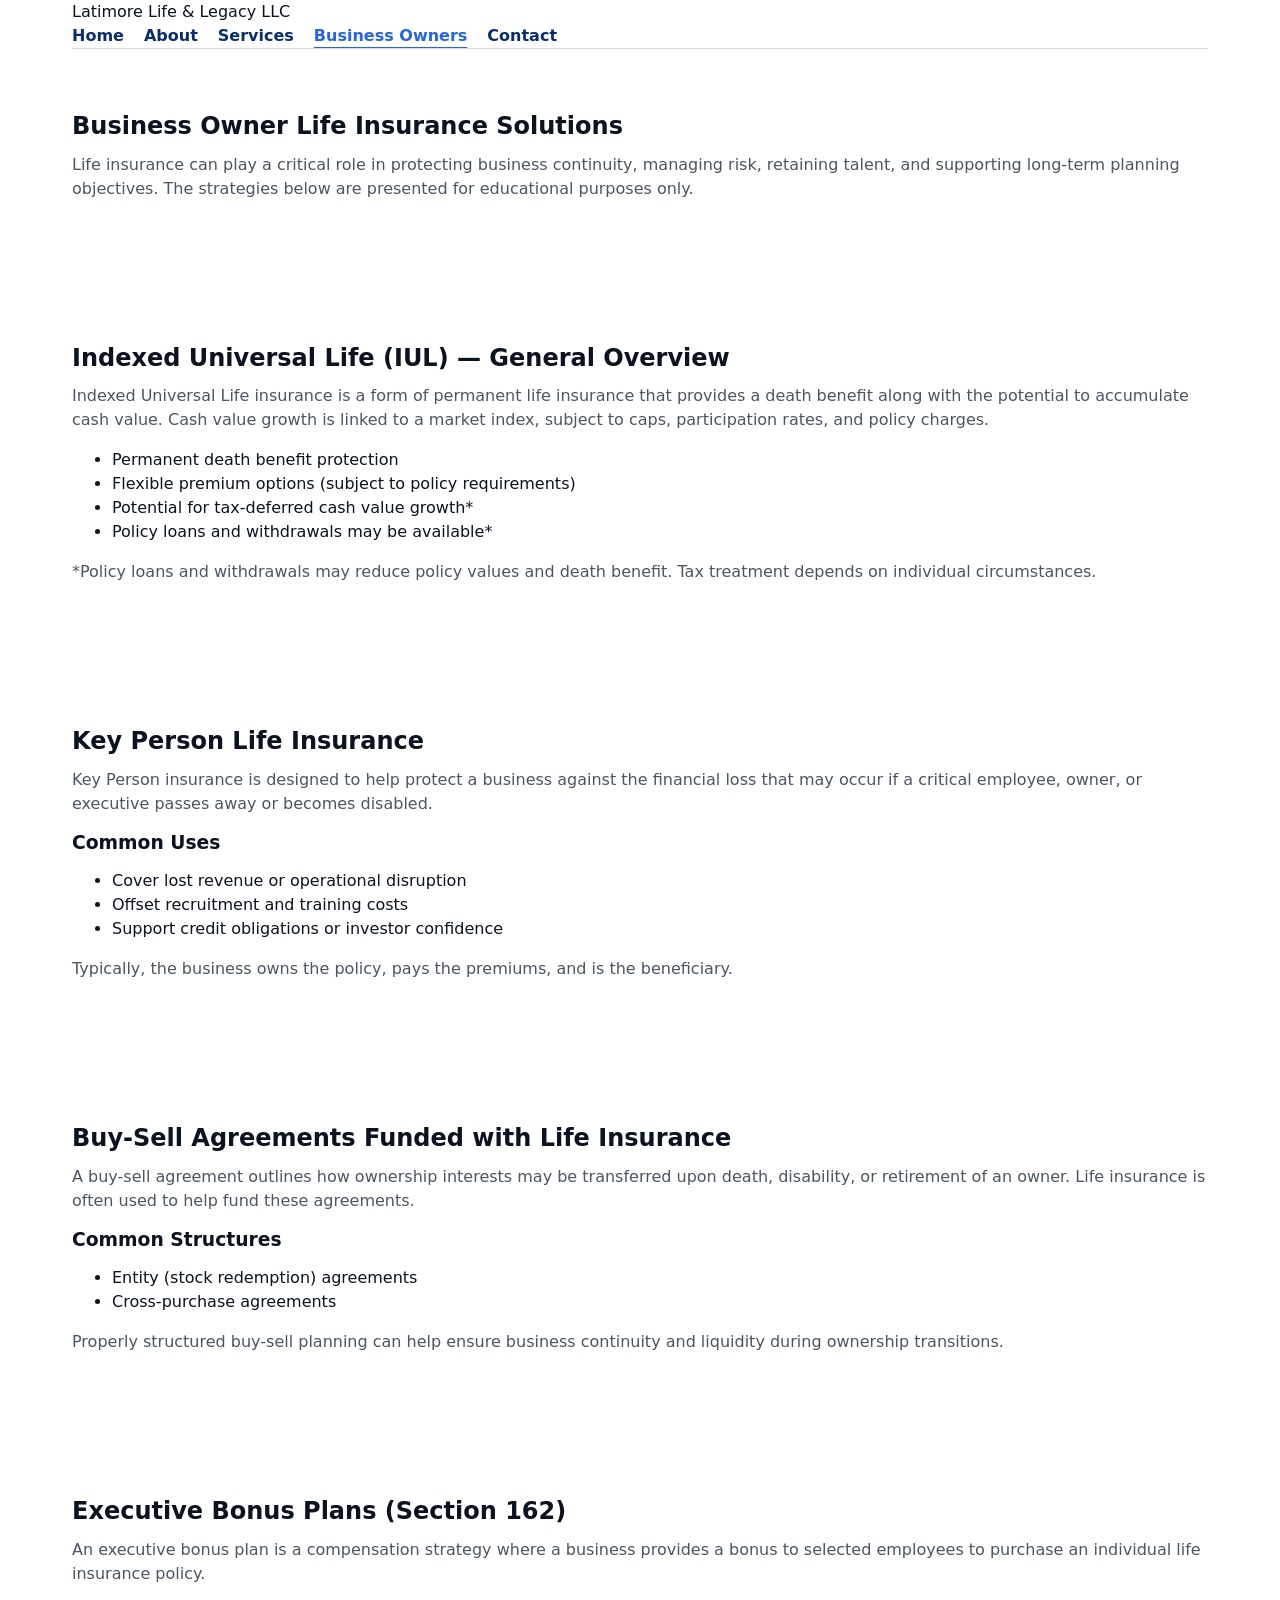
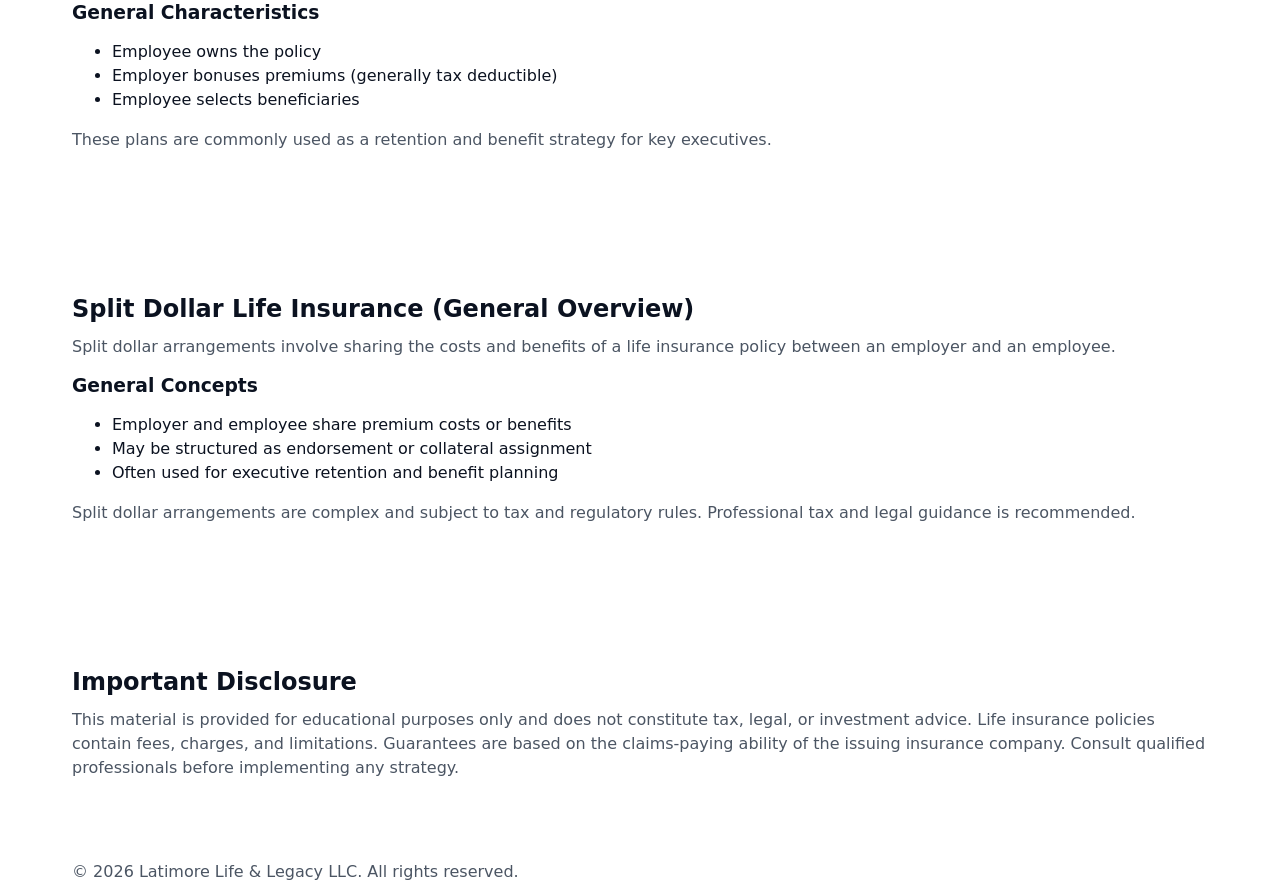
<file: business-owner-solutions.html>
<!DOCTYPE html>
<html lang="en">
<head>
  <meta charset="UTF-8" />
  <meta name="viewport" content="width=device-width, initial-scale=1" />

  <title>Business Owner Insurance Solutions | Latimore Life & Legacy</title>
  <meta
    name="description"
    content="Educational overview of business owner life insurance strategies including Key Person Insurance, Buy-Sell Agreements, Executive Bonus Plans, Split Dollar arrangements, and Indexed Universal Life (IUL)."
  />

  <link rel="stylesheet" href="./styles.css" />

  <!-- Analytics (already in your site; not modified) -->
  
</head>

<body>

<!-- ================= HEADER ================= -->
<header class="site-header">
  <div class="container header-inner">
    <a href="./index.html" class="logo-main">Latimore Life &amp; Legacy LLC</a>

    <nav class="nav" aria-label="Main navigation">
      <ul class="nav-list">
        <li><a href="./index.html">Home</a></li>
        <li><a href="./about.html">About</a></li>
        <li><a href="./services.html">Services</a></li>
        <li><a href="./business-owner-solutions.html" class="active">Business Owners</a></li>
        <li><a href="./contact.html">Contact</a></li>
      </ul>
    </nav>
  </div>
</header>

<!-- ================= MAIN ================= -->
<main>

<section class="section">
  <div class="container">
    <h1>Business Owner Life Insurance Solutions</h1>
    <p>
      Life insurance can play a critical role in protecting business continuity,
      managing risk, retaining talent, and supporting long-term planning objectives.
      The strategies below are presented for educational purposes only.
    </p>
  </div>
</section>

<!-- ================= IUL OVERVIEW ================= -->
<section class="section light">
  <div class="container">
    <h2>Indexed Universal Life (IUL) — General Overview</h2>
    <p>
      Indexed Universal Life insurance is a form of permanent life insurance that
      provides a death benefit along with the potential to accumulate cash value.
      Cash value growth is linked to a market index, subject to caps, participation
      rates, and policy charges.
    </p>

    <ul>
      <li>Permanent death benefit protection</li>
      <li>Flexible premium options (subject to policy requirements)</li>
      <li>Potential for tax-deferred cash value growth*</li>
      <li>Policy loans and withdrawals may be available*</li>
    </ul>

    <p class="disclaimer">
      *Policy loans and withdrawals may reduce policy values and death benefit.
      Tax treatment depends on individual circumstances.
    </p>
  </div>
</section>

<!-- ================= KEY PERSON ================= -->
<section class="section">
  <div class="container">
    <h2>Key Person Life Insurance</h2>
    <p>
      Key Person insurance is designed to help protect a business against the
      financial loss that may occur if a critical employee, owner, or executive
      passes away or becomes disabled.
    </p>

    <h3>Common Uses</h3>
    <ul>
      <li>Cover lost revenue or operational disruption</li>
      <li>Offset recruitment and training costs</li>
      <li>Support credit obligations or investor confidence</li>
    </ul>

    <p>
      Typically, the business owns the policy, pays the premiums, and is the
      beneficiary.
    </p>
  </div>
</section>

<!-- ================= BUY-SELL ================= -->
<section class="section light">
  <div class="container">
    <h2>Buy-Sell Agreements Funded with Life Insurance</h2>
    <p>
      A buy-sell agreement outlines how ownership interests may be transferred
      upon death, disability, or retirement of an owner. Life insurance is often
      used to help fund these agreements.
    </p>

    <h3>Common Structures</h3>
    <ul>
      <li>Entity (stock redemption) agreements</li>
      <li>Cross-purchase agreements</li>
    </ul>

    <p>
      Properly structured buy-sell planning can help ensure business continuity
      and liquidity during ownership transitions.
    </p>
  </div>
</section>

<!-- ================= EXEC BONUS ================= -->
<section class="section">
  <div class="container">
    <h2>Executive Bonus Plans (Section 162)</h2>
    <p>
      An executive bonus plan is a compensation strategy where a business provides
      a bonus to selected employees to purchase an individual life insurance policy.
    </p>

    <h3>General Characteristics</h3>
    <ul>
      <li>Employee owns the policy</li>
      <li>Employer bonuses premiums (generally tax deductible)</li>
      <li>Employee selects beneficiaries</li>
    </ul>

    <p>
      These plans are commonly used as a retention and benefit strategy for key
      executives.
    </p>
  </div>
</section>

<!-- ================= SPLIT DOLLAR ================= -->
<section class="section light">
  <div class="container">
    <h2>Split Dollar Life Insurance (General Overview)</h2>
    <p>
      Split dollar arrangements involve sharing the costs and benefits of a life
      insurance policy between an employer and an employee.
    </p>

    <h3>General Concepts</h3>
    <ul>
      <li>Employer and employee share premium costs or benefits</li>
      <li>May be structured as endorsement or collateral assignment</li>
      <li>Often used for executive retention and benefit planning</li>
    </ul>

    <p class="disclaimer">
      Split dollar arrangements are complex and subject to tax and regulatory rules.
      Professional tax and legal guidance is recommended.
    </p>
  </div>
</section>

<!-- ================= COMPLIANCE ================= -->
<section class="section">
  <div class="container">
    <h2>Important Disclosure</h2>
    <p class="disclaimer">
      This material is provided for educational purposes only and does not constitute
      tax, legal, or investment advice. Life insurance policies contain fees, charges,
      and limitations. Guarantees are based on the claims-paying ability of the issuing
      insurance company. Consult qualified professionals before implementing any
      strategy.
    </p>
  </div>
</section>

</main>

<!-- ================= FOOTER ================= -->
<footer class="site-footer">
  <div class="container footer-inner">
    <p>
      &copy; <span id="year"></span> Latimore Life &amp; Legacy LLC. All rights reserved.
    </p>
  </div>
</footer>

<script>
  document.getElementById("year").textContent = new Date().getFullYear();
</script>

  <script src="./js/config.js" defer></script>
  <script src="./js/analytics.js" defer></script>
  <script src="./js/main.js" defer></script>
</body>
</html>
</file>
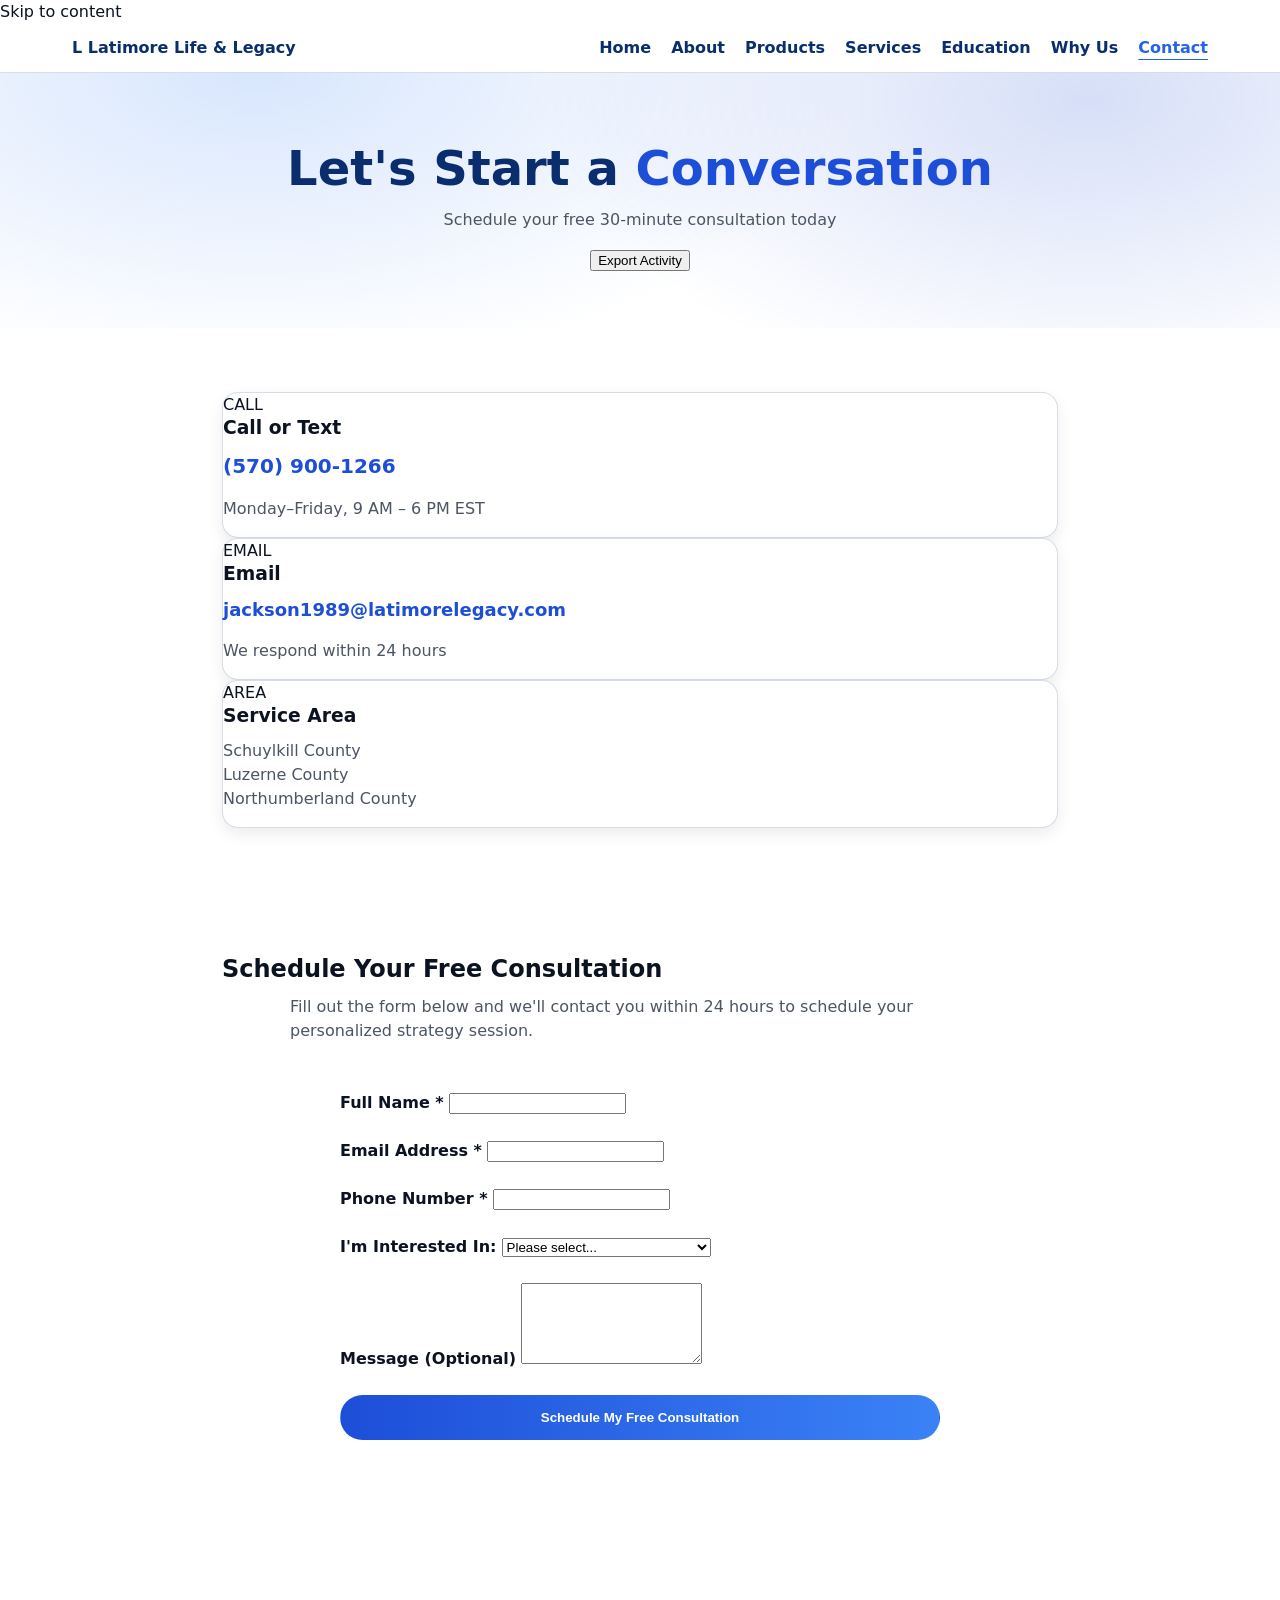
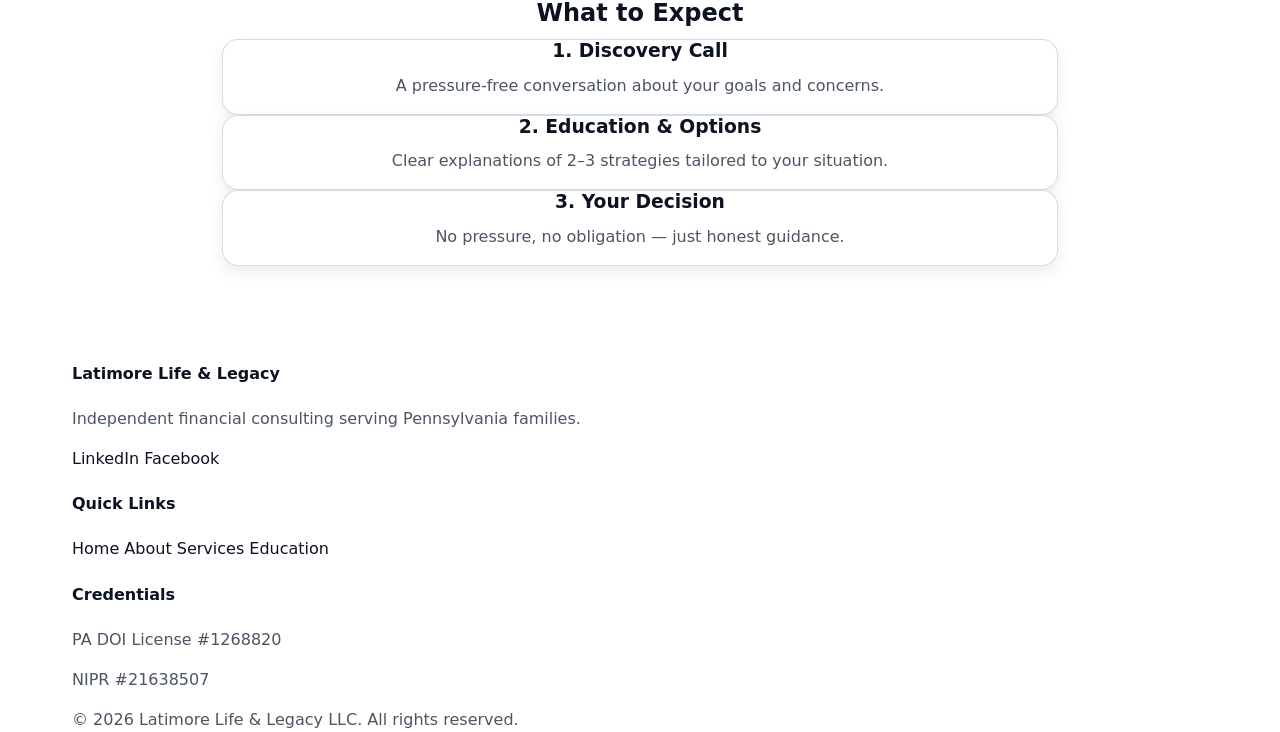
<file: contact.html>
<!DOCTYPE html>
<html lang="en">
<head>
  <meta charset="utf-8" />
  <meta name="viewport" content="width=device-width,initial-scale=1" />
  <meta name="description" content="Contact Latimore Life & Legacy for free financial consultation. Serving Pennsylvania families in Schuylkill, Luzerne, and Northumberland counties.">
  <title>Contact Us | Latimore Life & Legacy</title>
  <link rel="stylesheet" href="styles.css" />
</head>

<body>
  <a class="skip-link" href="#main">Skip to content</a>

  <!-- Navigation -->
  <nav class="nav" role="navigation" aria-label="Primary">
    <div class="nav-container container">
      <a href="index.html" class="logo">
        <span class="logo-icon" aria-hidden="true">L</span>
        <span class="logo-text">Latimore Life & Legacy</span>
      </a>

      <button class="mobile-menu-btn" aria-controls="navLinks" aria-expanded="false" aria-label="Toggle navigation menu">Menu</button>

      <ul id="navLinks" class="nav-links" role="menubar">
        <li role="none"><a role="menuitem" href="index.html">Home</a></li>
        <li role="none"><a role="menuitem" href="about.html">About</a></li>
        <li role="none"><a role="menuitem" href="products.html">Products</a></li>
        <li role="none"><a role="menuitem" href="services.html">Services</a></li>
        <li role="none"><a role="menuitem" href="education.html">Education</a></li>
        <li role="none"><a role="menuitem" href="why.html">Why Us</a></li>
        <li role="none"><a role="menuitem" class="btn-primary-small" href="contact.html">Contact</a></li>
      </ul>
    </div>
  </nav>

  <main id="main">

    <!-- Hero -->
    <section class="hero">
      <div class="container hero-content" style="text-align:center; grid-template-columns:1fr;">
        <div class="hero-text">
          <h1>Let's Start a <span class="gold-text">Conversation</span></h1>
          <p class="hero-subtitle">Schedule your free 30-minute consultation today</p>
      <button type="button" class="footer-cta export-analytics" data-export-analytics>Export Activity</button>
        </div>
      </div>
    </section>

    <div class="container" style="max-width:900px; margin:0 auto;">

      <!-- Contact Cards -->
      <section class="section">
        <div class="cards-grid">
          <div class="card">
            <div class="card-icon">CALL</div>
            <h3>Call or Text</h3>
            <p style="font-size:1.25rem; font-weight:600; color:var(--navy);"><a class="contact-link" href="tel:5709001266">(570) 900-1266</a></p>
            <p>Monday–Friday, 9 AM – 6 PM EST</p>
          </div>

          <div class="card">
            <div class="card-icon">EMAIL</div>
            <h3>Email</h3>
            <p style="font-size:1.125rem; font-weight:600; color:var(--navy);"><a class="contact-link" href="mailto:jackson1989@latimorelegacy.com">jackson1989@latimorelegacy.com</a></p>
            <p>We respond within 24 hours</p>
          </div>

          <div class="card">
            <div class="card-icon">AREA</div>
            <h3>Service Area</h3>
            <p>Schuylkill County<br>Luzerne County<br>Northumberland County</p>
          </div>
        </div>
      </section>

      <!-- Contact Form -->
      <section class="section">
        <h2 class="text-center">Schedule Your Free Consultation</h2>
        <p class="text-center" style="max-width:700px; margin:0 auto 3rem;">
          Fill out the form below and we'll contact you within 24 hours to schedule your personalized strategy session.
        </p>

        <form id="contact-form" style="max-width:600px; margin:0 auto;">
          <div style="margin-bottom:1.5rem;">
            <label for="name" style="font-weight:600;">Full Name *</label>
            <input type="text" id="name" name="name" required>
          </div>

          <div style="margin-bottom:1.5rem;">
            <label for="email" style="font-weight:600;">Email Address *</label>
            <input type="email" id="email" name="email" required>
          </div>

          <div style="margin-bottom:1.5rem;">
            <label for="phone" style="font-weight:600;">Phone Number *</label>
            <input type="tel" id="phone" name="phone" required>
          </div>

          <div style="margin-bottom:1.5rem;">
            <label for="interest" style="font-weight:600;">I'm Interested In:</label>
            <select id="interest" name="interest">
              <option value="">Please select...</option>
              <option value="mortgage-protection">Mortgage Protection / Term Life</option>
              <option value="retirement-income">Guaranteed Retirement Income</option>
              <option value="wealth-building">Tax-Free Wealth Building (IUL)</option>
              <option value="business-solutions">Business Owner Solutions</option>
              <option value="general">General Consultation</option>
            </select>
          </div>

          <div style="margin-bottom:1.5rem;">
            <label for="message" style="font-weight:600;">Message (Optional)</label>
            <textarea id="message" name="message" rows="5"></textarea>
          </div>

          <button type="submit" class="btn btn-primary" style="width:100%;">Schedule My Free Consultation</button>
        </form>
      </section>

      <!-- What to Expect -->
      <section class="section bg-light" style="padding:3rem 2rem; margin:3rem -2rem; border-radius:12px; text-align:center;">
        <h2>What to Expect</h2>

        <div class="cards-grid">
          <div class="card">
            <h3>1. Discovery Call</h3>
            <p>A pressure-free conversation about your goals and concerns.</p>
          </div>

          <div class="card">
            <h3>2. Education & Options</h3>
            <p>Clear explanations of 2–3 strategies tailored to your situation.</p>
          </div>

          <div class="card">
            <h3>3. Your Decision</h3>
            <p>No pressure, no obligation — just honest guidance.</p>
          </div>
        </div>
      </section>

    </div>
  </main>

  <!-- Footer -->
  <footer class="footer">
    <div class="container">
      <div class="footer-grid">
        <div class="footer-col">
          <h4>Latimore Life & Legacy</h4>
          <p>Independent financial consulting serving Pennsylvania families.</p>
          <div class="social-links">
            <a href="https://www.linkedin.com/in/startwithjacksongfi" target="_blank" rel="noopener">LinkedIn</a>
            <a href="https://www.facebook.com/LatimoreLegacyLLC" target="_blank" rel="noopener">Facebook</a>
          </div>
        </div>

        <div class="footer-col">
          <h4>Quick Links</h4>
          <a href="index.html">Home</a>
          <a href="about.html">About</a>
          <a href="services.html">Services</a>
          <a href="education.html">Education</a>
        </div>

        <div class="footer-col">
          <h4>Credentials</h4>
          <p>PA DOI License #1268820</p>
          <p>NIPR #21638507</p>
        </div>
      </div>

      <div class="footer-bottom">
        <p>&copy; 2026 Latimore Life & Legacy LLC. All rights reserved.</p>
      </div>
    </div>
  </footer>

  <script src="js/main.js"></script>

  <script src="./js/config.js" defer></script>
  <script src="./js/analytics.js" defer></script>
  <script src="./js/main.js" defer></script>
</body>
</html>
</file>
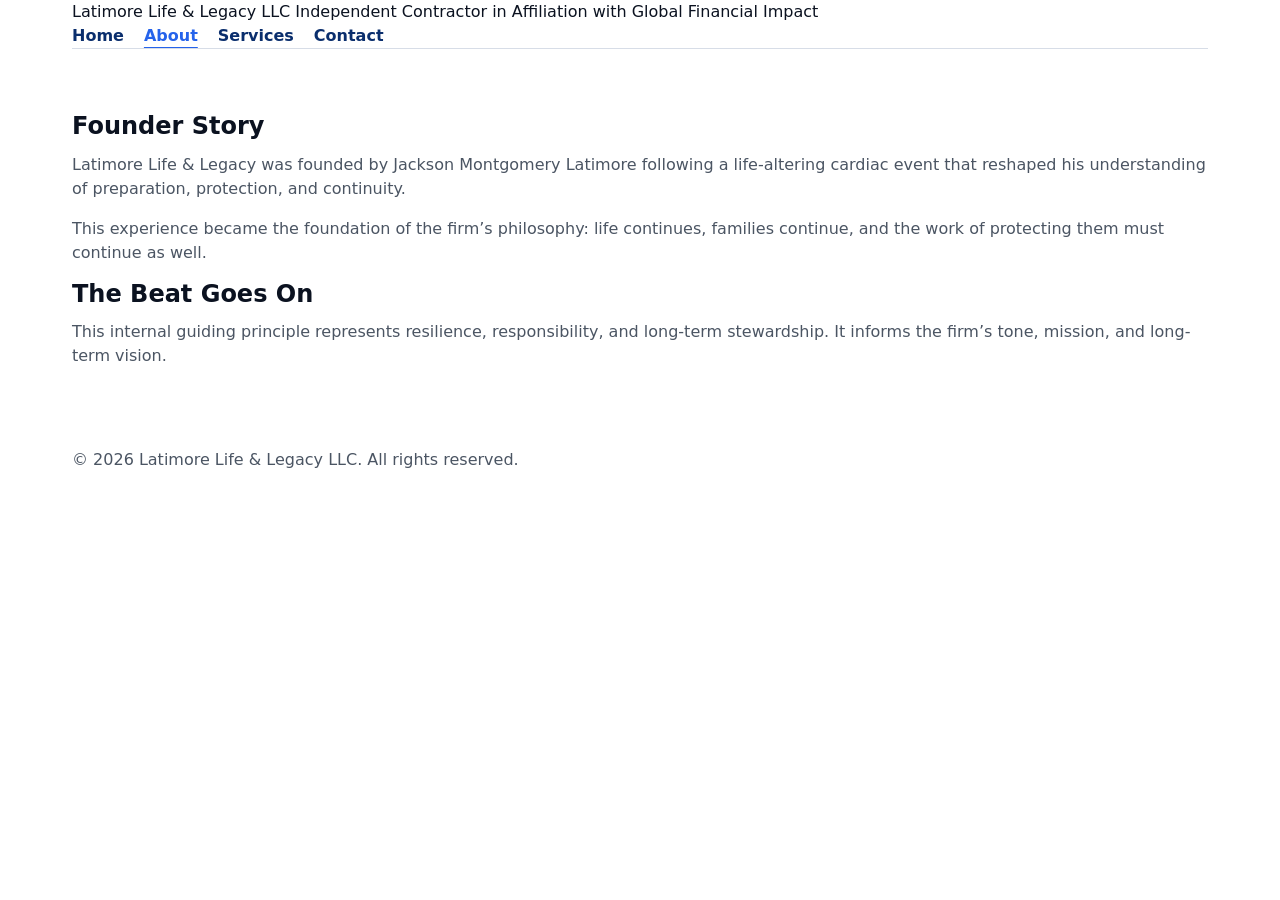
<file: founder.html>
<!DOCTYPE html>
<html lang="en">
<head>
  <meta charset="UTF-8">
  <title>Founder Story | Latimore Life & Legacy</title>
  <meta name="viewport" content="width=device-width, initial-scale=1">
  <meta name="description" content="The story behind Latimore Life & Legacy and the mission that drives its commitment to protection and legacy.">
  <link rel="stylesheet" href="styles.css">
</head>
<body>
  <header class="site-header">
    <div class="container header-inner">
      <div class="logo">
        <a href="index.html" class="logo-main">Latimore Life & Legacy LLC</a>
        <span class="logo-sub">Independent Contractor in Affiliation with Global Financial Impact</span>
      </div>
      <nav class="nav">
        <ul class="nav-list">
          <li><a href="index.html">Home</a></li>
          <li class="dropdown">
            <a href="about.html" class="active">About</a>
            <ul class="dropdown-menu">
              <li><a href="founder.html">Founder Story</a></li>
            </ul>
          </li>
          <li class="dropdown">
            <a href="services.html">Services</a>
            <ul class="dropdown-menu">
              <li><a href="term-life.html">Term Life Insurance</a></li>
              <li><a href="whole-life.html">Whole Life Insurance</a></li>
              <li><a href="final-expense.html">Final Expense</a></li>
              <li><a href="key-person.html">Key Person Insurance</a></li>
              <li><a href="institutional.html">Institutional Risk Solutions</a></li>
            </ul>
          </li>
          <li><a href="contact.html">Contact</a></li>
        </ul>
      </nav>
    </div>
  </header>

  <main>
    <section class="section">
      <div class="container">
        <h1>Founder Story</h1>
        <p>Latimore Life &amp; Legacy was founded by Jackson Montgomery Latimore following a life-altering cardiac event that reshaped his understanding of preparation, protection, and continuity.</p>
        <p>This experience became the foundation of the firm’s philosophy: life continues, families continue, and the work of protecting them must continue as well.</p>

        <h2>The Beat Goes On</h2>
        <p>This internal guiding principle represents resilience, responsibility, and long-term stewardship. It informs the firm’s tone, mission, and long-term vision.</p>
      </div>
    </section>
  </main>

  <footer class="site-footer">
    <div class="container footer-inner">
      <p>&copy; <span id="year"></span> Latimore Life &amp; Legacy LLC. All rights reserved.</p>
    </div>
    <script>
      document.getElementById('year').textContent = new Date().getFullYear();
    </script>
  </footer>

  <script src="./js/config.js" defer></script>
  <script src="./js/analytics.js" defer></script>
  <script src="./js/main.js" defer></script>
</body>
</html>
</file>
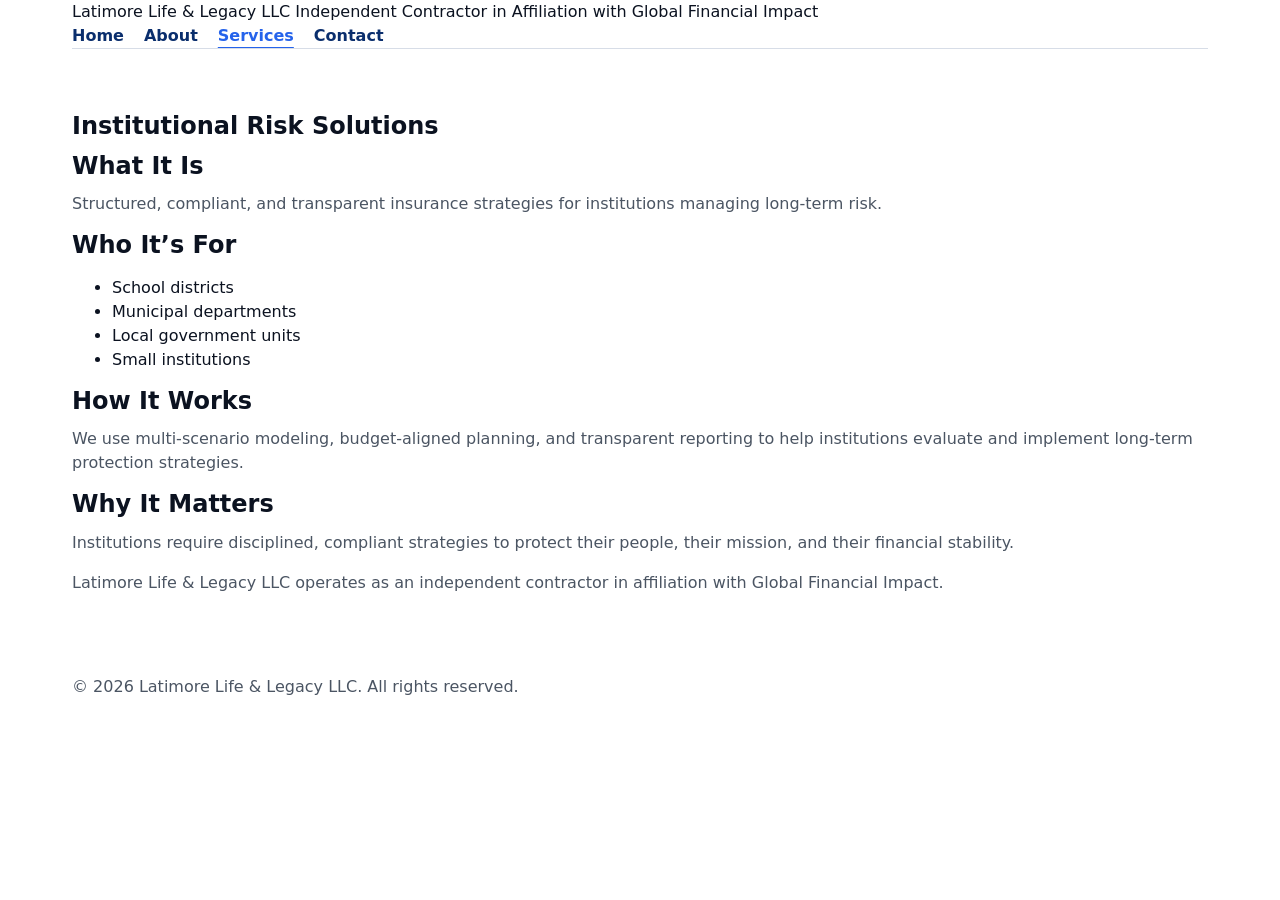
<file: institutional.html>
<!DOCTYPE html>
<html lang="en">
<head>
  <meta charset="UTF-8">
  <title>Institutional Risk Solutions | Latimore Life & Legacy</title>
  <meta name="viewport" content="width=device-width, initial-scale=1">
  <meta name="description" content="Structured, compliant, and transparent insurance strategies for institutions managing long-term risk.">
  <link rel="stylesheet" href="styles.css">
</head>
<body>
  <header class="site-header">
    <div class="container header-inner">
      <div class="logo">
        <a href="index.html" class="logo-main">Latimore Life & Legacy LLC</a>
        <span class="logo-sub">Independent Contractor in Affiliation with Global Financial Impact</span>
      </div>
      <nav class="nav">
        <ul class="nav-list">
          <li><a href="index.html">Home</a></li>
          <li class="dropdown">
            <a href="about.html">About</a>
            <ul class="dropdown-menu">
              <li><a href="founder.html">Founder Story</a></li>
            </ul>
          </li>
          <li class="dropdown">
            <a href="services.html" class="active">Services</a>
            <ul class="dropdown-menu">
              <li><a href="term-life.html">Term Life Insurance</a></li>
              <li><a href="whole-life.html">Whole Life Insurance</a></li>
              <li><a href="final-expense.html">Final Expense</a></li>
              <li><a href="key-person.html">Key Person Insurance</a></li>
              <li><a href="institutional.html">Institutional Risk Solutions</a></li>
            </ul>
          </li>
          <li><a href="contact.html">Contact</a></li>
        </ul>
      </nav>
    </div>
  </header>

  <main>
    <section class="section">
      <div class="container">
        <h1>Institutional Risk Solutions</h1>

        <h2>What It Is</h2>
        <p>Structured, compliant, and transparent insurance strategies for institutions managing long-term risk.</p>

        <h2>Who It’s For</h2>
        <ul>
          <li>School districts</li>
          <li>Municipal departments</li>
          <li>Local government units</li>
          <li>Small institutions</li>
        </ul>

        <h2>How It Works</h2>
        <p>We use multi-scenario modeling, budget-aligned planning, and transparent reporting to help institutions evaluate and implement long-term protection strategies.</p>

        <h2>Why It Matters</h2>
        <p>Institutions require disciplined, compliant strategies to protect their people, their mission, and their financial stability.</p>

        <p class="disclosure">
          Latimore Life &amp; Legacy LLC operates as an independent contractor in affiliation with Global Financial Impact.
        </p>
      </div>
    </section>
  </main>

  <footer class="site-footer">
    <div class="container footer-inner">
      <p>&copy; <span id="year"></span> Latimore Life &amp; Legacy LLC. All rights reserved.</p>
    </div>
    <script>
      document.getElementById('year').textContent = new Date().getFullYear();
    </script>
  </footer>

  <script src="./js/config.js" defer></script>
  <script src="./js/analytics.js" defer></script>
  <script src="./js/main.js" defer></script>
</body>
</html>
</file>
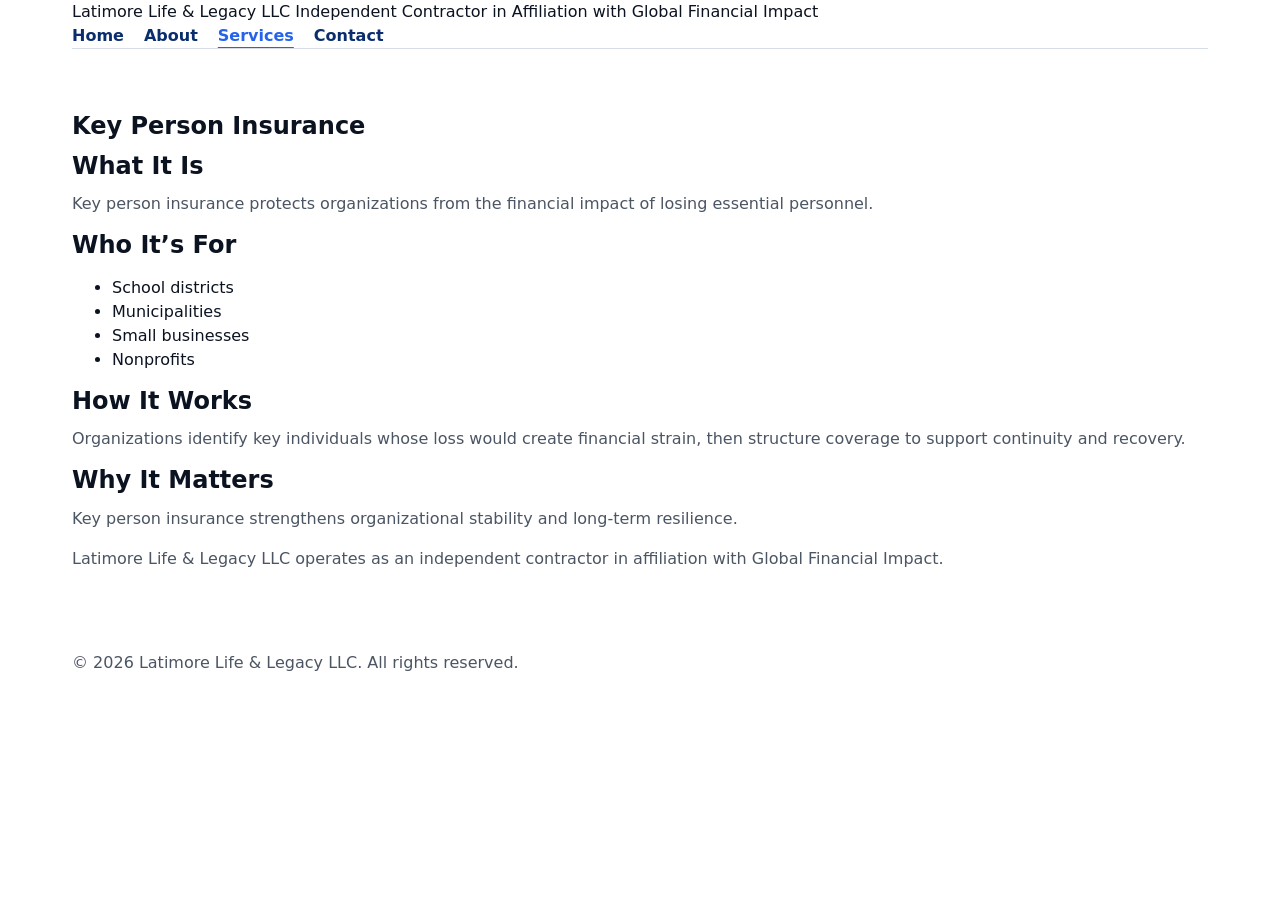
<file: key-person.html>
<!DOCTYPE html>
<html lang="en">
<head>
  <meta charset="UTF-8">
  <title>Key Person Insurance | Latimore Life & Legacy</title>
  <meta name="viewport" content="width=device-width, initial-scale=1">
  <meta name="description" content="Learn how key person insurance helps institutions manage financial risk associated with essential personnel.">
  <link rel="stylesheet" href="styles.css">
</head>
<body>
  <header class="site-header">
    <div class="container header-inner">
      <div class="logo">
        <a href="index.html" class="logo-main">Latimore Life & Legacy LLC</a>
        <span class="logo-sub">Independent Contractor in Affiliation with Global Financial Impact</span>
      </div>
      <nav class="nav">
        <ul class="nav-list">
          <li><a href="index.html">Home</a></li>
          <li class="dropdown">
            <a href="about.html">About</a>
            <ul class="dropdown-menu">
              <li><a href="founder.html">Founder Story</a></li>
            </ul>
          </li>
          <li class="dropdown">
            <a href="services.html" class="active">Services</a>
            <ul class="dropdown-menu">
              <li><a href="term-life.html">Term Life Insurance</a></li>
              <li><a href="whole-life.html">Whole Life Insurance</a></li>
              <li><a href="final-expense.html">Final Expense</a></li>
              <li><a href="key-person.html">Key Person Insurance</a></li>
              <li><a href="institutional.html">Institutional Risk Solutions</a></li>
            </ul>
          </li>
          <li><a href="contact.html">Contact</a></li>
        </ul>
      </nav>
    </div>
  </header>

  <main>
    <section class="section">
      <div class="container">
        <h1>Key Person Insurance</h1>

        <h2>What It Is</h2>
        <p>Key person insurance protects organizations from the financial impact of losing essential personnel.</p>

        <h2>Who It’s For</h2>
        <ul>
          <li>School districts</li>
          <li>Municipalities</li>
          <li>Small businesses</li>
          <li>Nonprofits</li>
        </ul>

        <h2>How It Works</h2>
        <p>Organizations identify key individuals whose loss would create financial strain, then structure coverage to support continuity and recovery.</p>

        <h2>Why It Matters</h2>
        <p>Key person insurance strengthens organizational stability and long-term resilience.</p>

        <p class="disclosure">
          Latimore Life &amp; Legacy LLC operates as an independent contractor in affiliation with Global Financial Impact.
        </p>
      </div>
    </section>
  </main>

  <footer class="site-footer">
    <div class="container footer-inner">
      <p>&copy; <span id="year"></span> Latimore Life &amp; Legacy LLC. All rights reserved.</p>
    </div>
    <script>
      document.getElementById('year').textContent = new Date().getFullYear();
    </script>
  </footer>

  <script src="./js/config.js" defer></script>
  <script src="./js/analytics.js" defer></script>
  <script src="./js/main.js" defer></script>
</body>
</html>
</file>
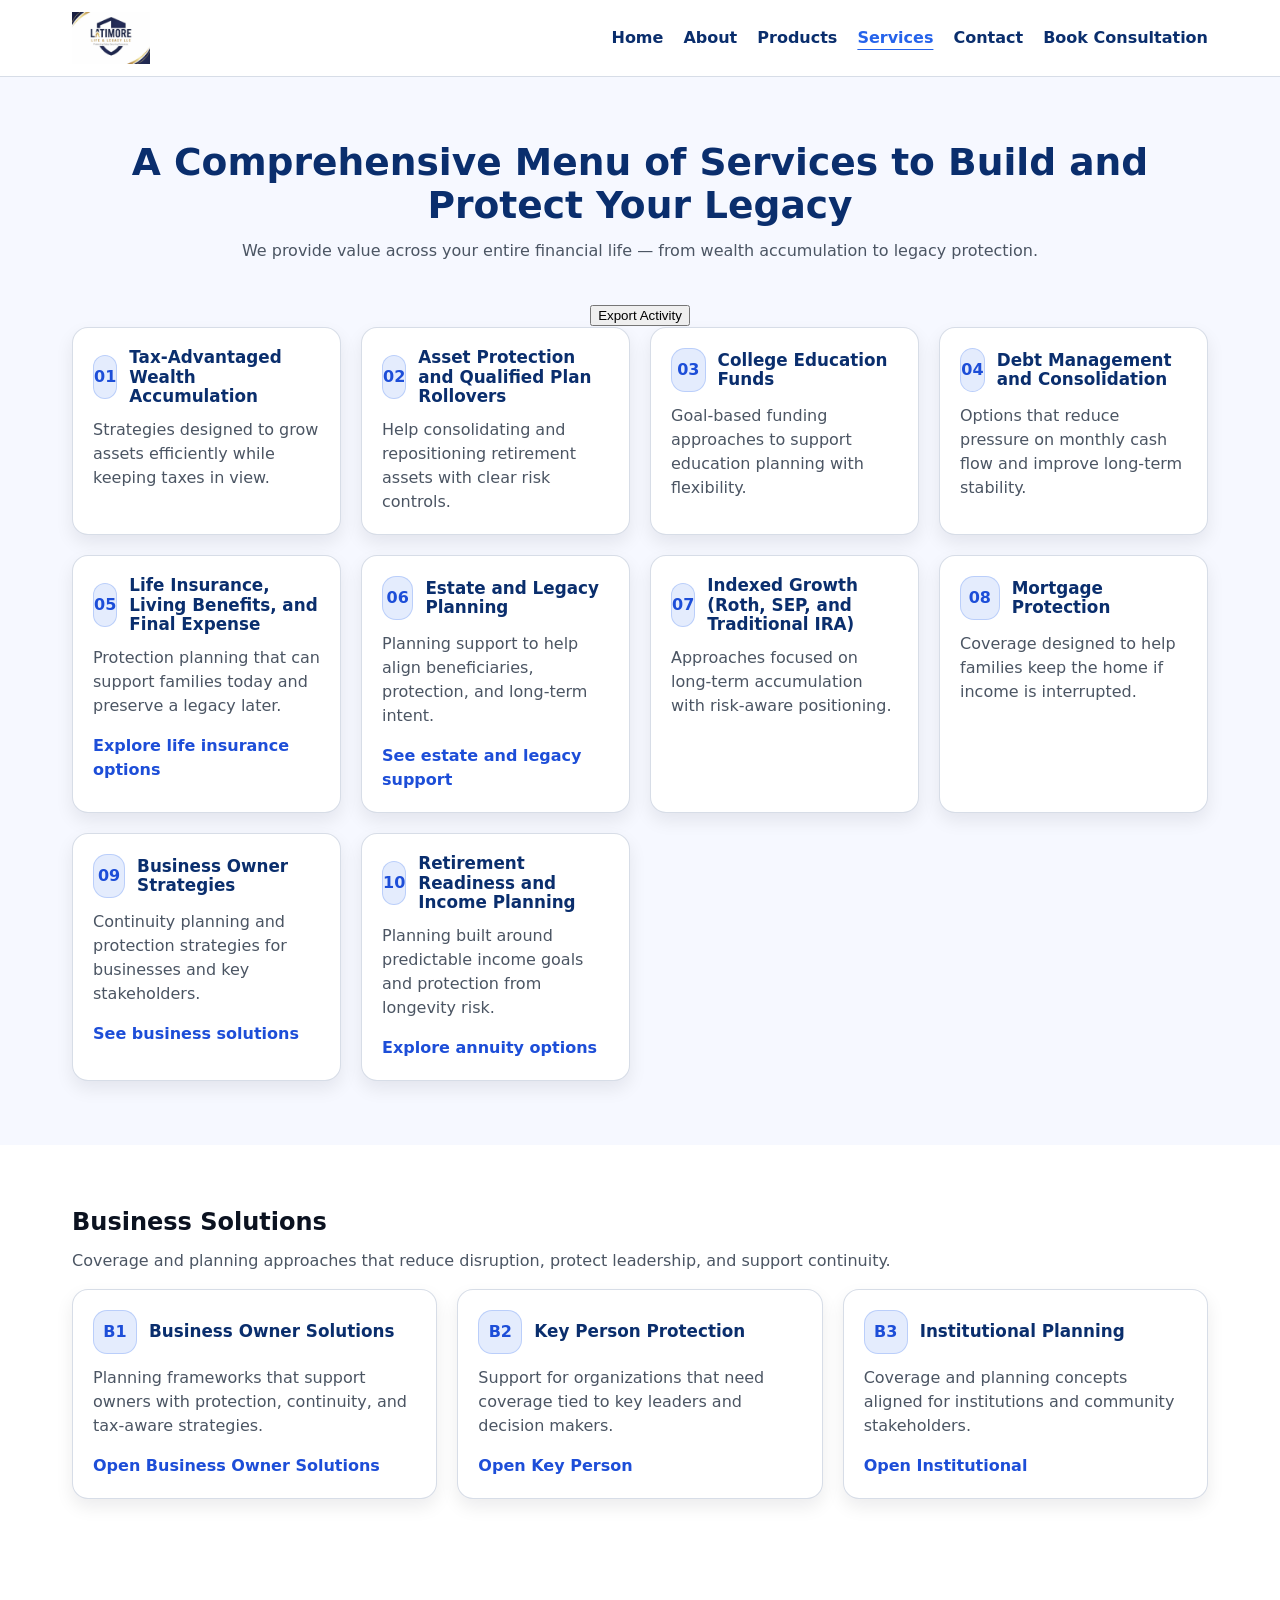
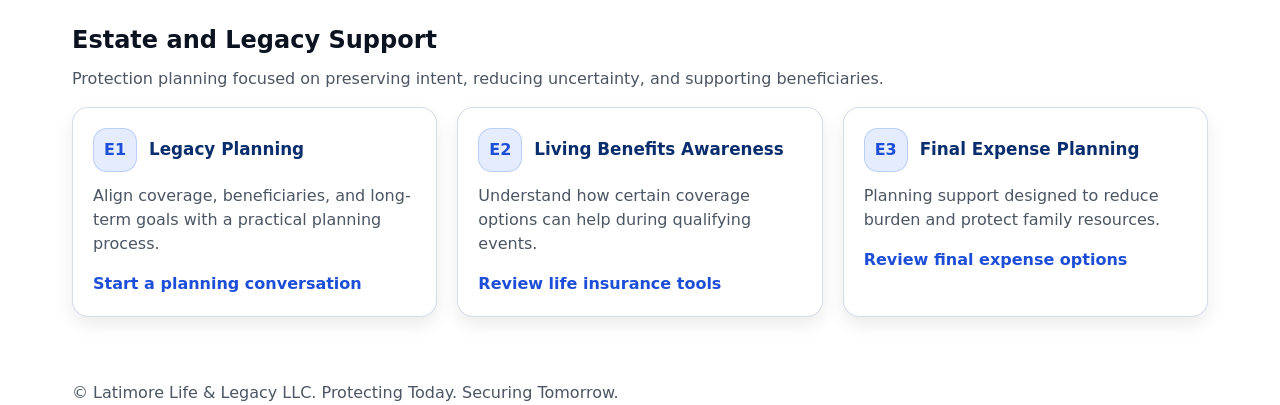
<file: services.html>
<!DOCTYPE html>
<html lang="en">
<head>
  <meta charset="UTF-8" />
  <meta name="viewport" content="width=device-width, initial-scale=1" />

  <title>Services | Latimore Life & Legacy</title>
  <meta
    name="description"
    content="Comprehensive insurance and legacy planning services for families and business owners in Pennsylvania."
  />

  <!-- Styles (blue theme) -->
  <link rel="stylesheet" href="./styles.css" />
</head>

<body>

  <!-- ================= HEADER / NAV ================= -->
  <header class="nav">
    <div class="nav-container">
      <a href="./index.html" class="logo">
        <img src="./logo.png" alt="Latimore Life & Legacy LLC" class="logo-image" />
      </a>

      <button class="mobile-menu-btn"  aria-label="Toggle navigation">
        Menu
      </button>

      <ul class="nav-links" id="navLinks" id="navLinks">
        <li><a href="./index.html">Home</a></li>
        <li><a href="./about.html">About</a></li>
        <li><a href="./products.html">Products</a></li>
        <li><a href="./services.html" class="active">Services</a></li>
        <li><a href="./contact.html">Contact</a></li>
        <li>
          <a
            href="https://globalfinancialimpact.fillout.com/t/tMz7ZcqpaZus"
            target="_blank"
            rel="noopener noreferrer"
            class="btn-primary-small"
          >
            Book Consultation
          </a>
        </li>
      </ul>
    </div>
  </header>

  <!-- ================= MAIN ================= -->
  <main>

    <!-- SERVICES MENU (CONTENT GOES HERE) -->
    
<section class="services-menu" id="services">
  <div class="container">
    <h1 class="services-title">A Comprehensive Menu of Services to Build and Protect Your Legacy</h1>
    <p class="services-subtitle">We provide value across your entire financial life — from wealth accumulation to legacy protection.</p>
      <button type="button" class="footer-cta export-analytics" data-export-analytics>Export Activity</button>

    <div class="grid">
      <div class="service-card">
        <div class="service-top"><div class="service-badge">01</div><h3>Tax-Advantaged Wealth Accumulation</h3></div>
        <p>Strategies designed to grow assets efficiently while keeping taxes in view.</p>
      </div>

      <div class="service-card">
        <div class="service-top"><div class="service-badge">02</div><h3>Asset Protection and Qualified Plan Rollovers</h3></div>
        <p>Help consolidating and repositioning retirement assets with clear risk controls.</p>
      </div>

      <div class="service-card">
        <div class="service-top"><div class="service-badge">03</div><h3>College Education Funds</h3></div>
        <p>Goal-based funding approaches to support education planning with flexibility.</p>
      </div>

      <div class="service-card">
        <div class="service-top"><div class="service-badge">04</div><h3>Debt Management and Consolidation</h3></div>
        <p>Options that reduce pressure on monthly cash flow and improve long-term stability.</p>
      </div>

      <div class="service-card">
        <div class="service-top"><div class="service-badge">05</div><h3>Life Insurance, Living Benefits, and Final Expense</h3></div>
        <p>Protection planning that can support families today and preserve a legacy later.</p>
        <a class="card-link" href="./products.html#life-insurance">Explore life insurance options</a>
      </div>

      <div class="service-card">
        <div class="service-top"><div class="service-badge">06</div><h3>Estate and Legacy Planning</h3></div>
        <p>Planning support to help align beneficiaries, protection, and long-term intent.</p>
        <a class="card-link" href="./services.html#estate">See estate and legacy support</a>
      </div>

      <div class="service-card">
        <div class="service-top"><div class="service-badge">07</div><h3>Indexed Growth (Roth, SEP, and Traditional IRA)</h3></div>
        <p>Approaches focused on long-term accumulation with risk-aware positioning.</p>
      </div>

      <div class="service-card">
        <div class="service-top"><div class="service-badge">08</div><h3>Mortgage Protection</h3></div>
        <p>Coverage designed to help families keep the home if income is interrupted.</p>
      </div>

      <div class="service-card">
        <div class="service-top"><div class="service-badge">09</div><h3>Business Owner Strategies</h3></div>
        <p>Continuity planning and protection strategies for businesses and key stakeholders.</p>
        <a class="card-link" href="./services.html#business">See business solutions</a>
      </div>

      <div class="service-card">
        <div class="service-top"><div class="service-badge">10</div><h3>Retirement Readiness and Income Planning</h3></div>
        <p>Planning built around predictable income goals and protection from longevity risk.</p>
        <a class="card-link" href="./products.html#annuities">Explore annuity options</a>
      </div>
    </div>
  </div>
</section>

<section class="section" id="business">
  <div class="container">
    <h2>Business Solutions</h2>
    <p>Coverage and planning approaches that reduce disruption, protect leadership, and support continuity.</p>

    <div class="grid">
      <div class="card service-card">
        <div class="service-top"><div class="service-badge">B1</div><h3>Business Owner Solutions</h3></div>
        <p>Planning frameworks that support owners with protection, continuity, and tax-aware strategies.</p>
        <a class="card-link" href="./business-owner-solutions.html">Open Business Owner Solutions</a>
      </div>

      <div class="card service-card">
        <div class="service-top"><div class="service-badge">B2</div><h3>Key Person Protection</h3></div>
        <p>Support for organizations that need coverage tied to key leaders and decision makers.</p>
        <a class="card-link" href="./key-person.html">Open Key Person</a>
      </div>

      <div class="card service-card">
        <div class="service-top"><div class="service-badge">B3</div><h3>Institutional Planning</h3></div>
        <p>Coverage and planning concepts aligned for institutions and community stakeholders.</p>
        <a class="card-link" href="./institutional.html">Open Institutional</a>
      </div>
    </div>
  </div>
</section>

<section class="section" id="estate">
  <div class="container">
    <h2>Estate and Legacy Support</h2>
    <p>Protection planning focused on preserving intent, reducing uncertainty, and supporting beneficiaries.</p>

    <div class="grid">
      <div class="card service-card">
        <div class="service-top"><div class="service-badge">E1</div><h3>Legacy Planning</h3></div>
        <p>Align coverage, beneficiaries, and long-term goals with a practical planning process.</p>
        <a class="card-link" href="./contact.html" data-track-name="quote_form_open" data-track-label="services_estate_contact">Start a planning conversation</a>
      </div>

      <div class="card service-card">
        <div class="service-top"><div class="service-badge">E2</div><h3>Living Benefits Awareness</h3></div>
        <p>Understand how certain coverage options can help during qualifying events.</p>
        <a class="card-link" href="./products.html#life-insurance">Review life insurance tools</a>
      </div>

      <div class="card service-card">
        <div class="service-top"><div class="service-badge">E3</div><h3>Final Expense Planning</h3></div>
        <p>Planning support designed to reduce burden and protect family resources.</p>
        <a class="card-link" href="./products.html#life-insurance">Review final expense options</a>
      </div>
    </div>
  </div>
</section>


  </main>

  <!-- ================= FOOTER ================= -->
  <footer class="footer">
    <div class="container">
      <p>
        &copy; <span id="year"></span> Latimore Life &amp; Legacy LLC.
        Protecting Today. Securing Tomorrow.
      </p>
    </div>
  </footer>

  <!-- ================= SCRIPTS ================= -->

  <!-- Nav toggle -->
  

  <!--  ANALYTICS (GOES HERE — LAST) -->

  <script src="./js/config.js" defer></script>
  <script src="./js/analytics.js" defer></script>
  <script src="./js/main.js" defer></script>
</body>
</html>
</file>
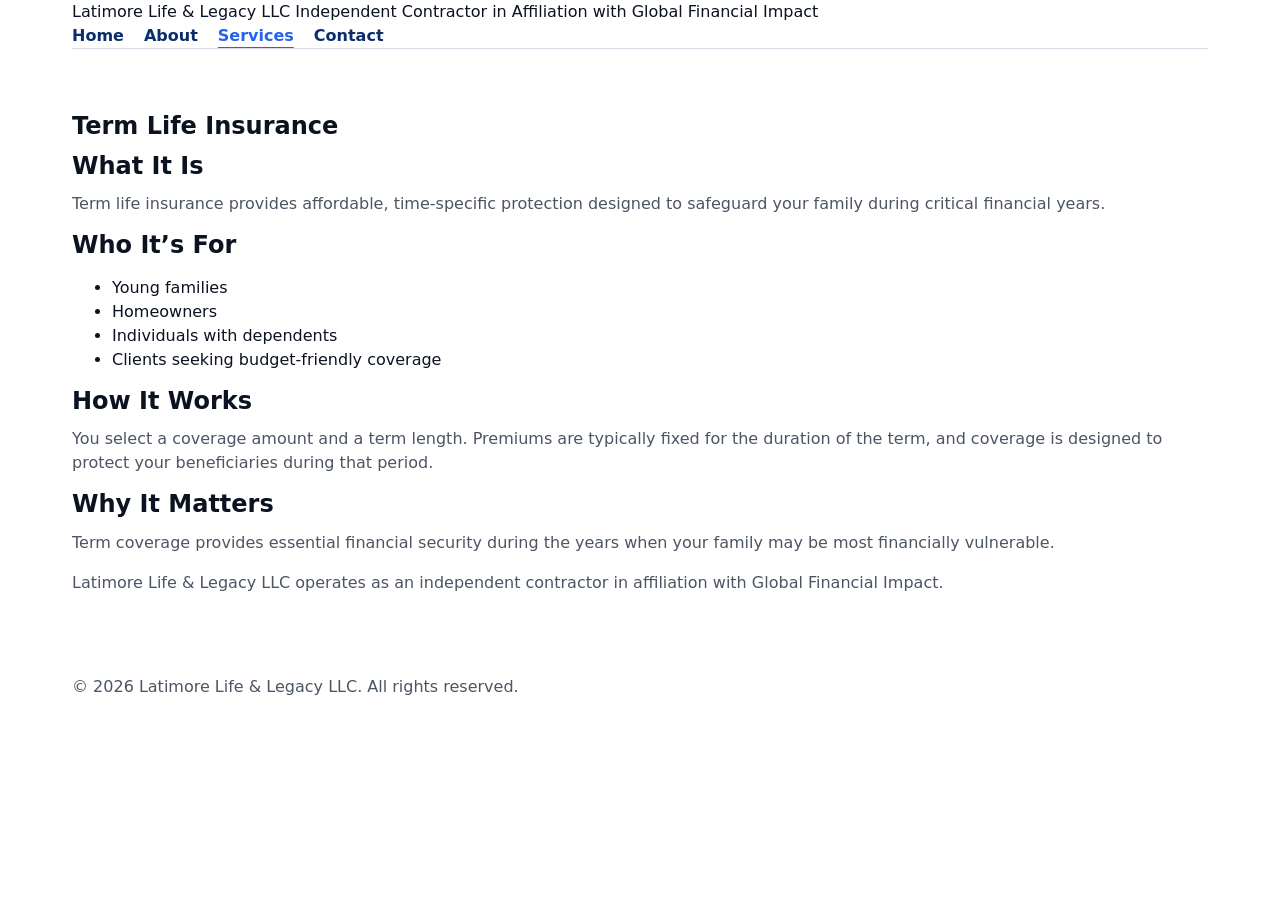
<file: term-life.html>
<!DOCTYPE html>
<html lang="en">
<head>
  <meta charset="UTF-8">
  <title>Term Life Insurance | Latimore Life & Legacy</title>
  <meta name="viewport" content="width=device-width, initial-scale=1">
  <meta name="description" content="Learn how term life insurance provides affordable, time-specific protection for families and individuals.">
  <link rel="stylesheet" href="styles.css">
</head>
<body>
  <header class="site-header">
    <div class="container header-inner">
      <div class="logo">
        <a href="index.html" class="logo-main">Latimore Life & Legacy LLC</a>
        <span class="logo-sub">Independent Contractor in Affiliation with Global Financial Impact</span>
      </div>
      <nav class="nav">
        <ul class="nav-list">
          <li><a href="index.html">Home</a></li>
          <li class="dropdown">
            <a href="about.html">About</a>
            <ul class="dropdown-menu">
              <li><a href="founder.html">Founder Story</a></li>
            </ul>
          </li>
          <li class="dropdown">
            <a href="services.html" class="active">Services</a>
            <ul class="dropdown-menu">
              <li><a href="term-life.html">Term Life Insurance</a></li>
              <li><a href="whole-life.html">Whole Life Insurance</a></li>
              <li><a href="final-expense.html">Final Expense</a></li>
              <li><a href="key-person.html">Key Person Insurance</a></li>
              <li><a href="institutional.html">Institutional Risk Solutions</a></li>
            </ul>
          </li>
          <li><a href="contact.html">Contact</a></li>
        </ul>
      </nav>
    </div>
  </header>

  <main>
    <section class="section">
      <div class="container">
        <h1>Term Life Insurance</h1>

        <h2>What It Is</h2>
        <p>Term life insurance provides affordable, time-specific protection designed to safeguard your family during critical financial years.</p>

        <h2>Who It’s For</h2>
        <ul>
          <li>Young families</li>
          <li>Homeowners</li>
          <li>Individuals with dependents</li>
          <li>Clients seeking budget-friendly coverage</li>
        </ul>

        <h2>How It Works</h2>
        <p>You select a coverage amount and a term length. Premiums are typically fixed for the duration of the term, and coverage is designed to protect your beneficiaries during that period.</p>

        <h2>Why It Matters</h2>
        <p>Term coverage provides essential financial security during the years when your family may be most financially vulnerable.</p>

        <p class="disclosure">
          Latimore Life &amp; Legacy LLC operates as an independent contractor in affiliation with Global Financial Impact.
        </p>
      </div>
    </section>
  </main>

  <footer class="site-footer">
    <div class="container footer-inner">
      <p>&copy; <span id="year"></span> Latimore Life &amp; Legacy LLC. All rights reserved.</p>
    </div>
    <script>
      document.getElementById('year').textContent = new Date().getFullYear();
    </script>
  </footer>

  <script src="./js/config.js" defer></script>
  <script src="./js/analytics.js" defer></script>
  <script src="./js/main.js" defer></script>
</body>
</html>
</file>
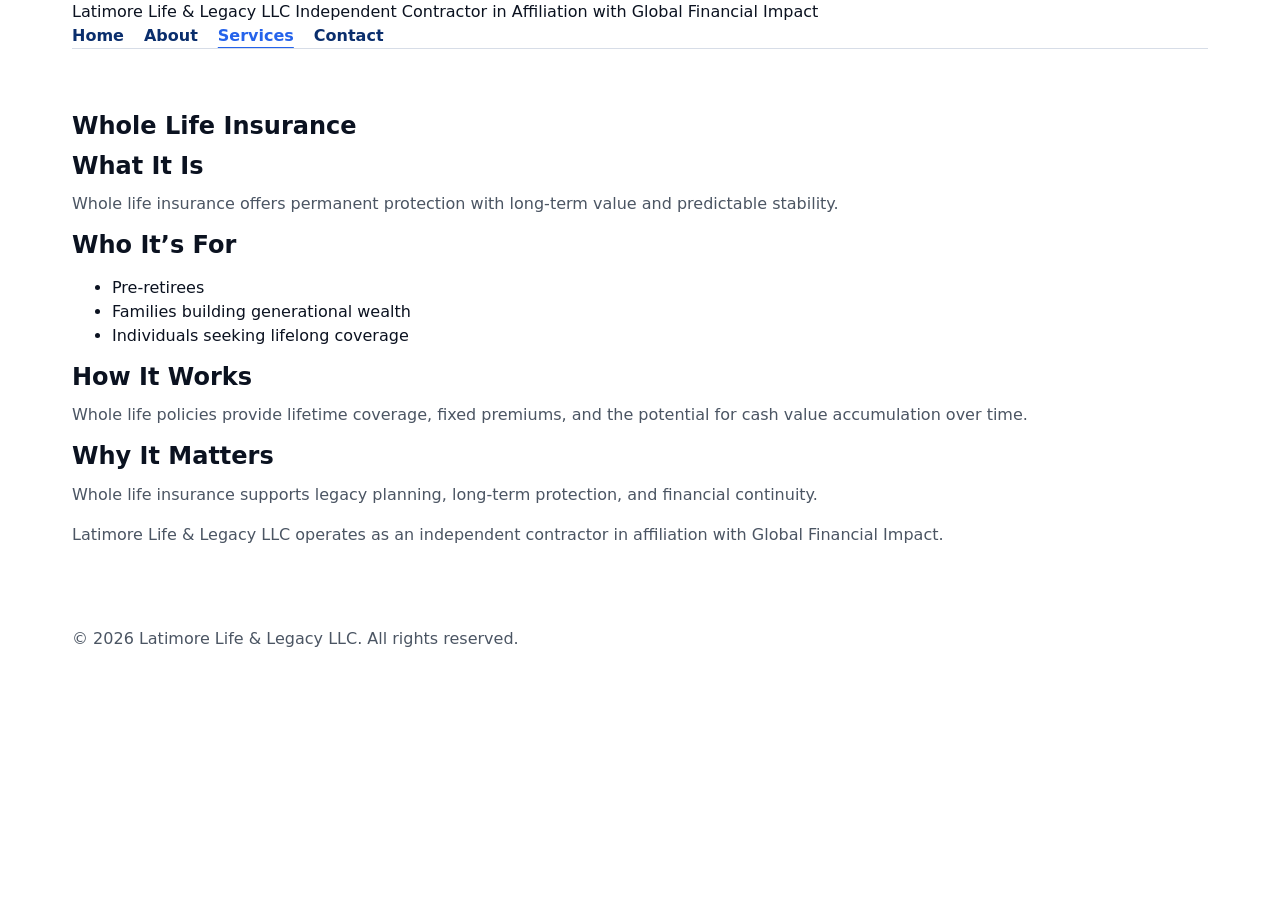
<file: whole-life.html>
<!DOCTYPE html>
<html lang="en">
<head>
  <meta charset="UTF-8">
  <title>Whole Life Insurance | Latimore Life & Legacy</title>
  <meta name="viewport" content="width=device-width, initial-scale=1">
  <meta name="description" content="Learn how whole life insurance offers permanent coverage, stability, and long-term legacy-building potential.">
  <link rel="stylesheet" href="styles.css">
</head>
<body>
  <header class="site-header">
    <div class="container header-inner">
      <div class="logo">
        <a href="index.html" class="logo-main">Latimore Life & Legacy LLC</a>
        <span class="logo-sub">Independent Contractor in Affiliation with Global Financial Impact</span>
      </div>
      <nav class="nav">
        <ul class="nav-list">
          <li><a href="index.html">Home</a></li>
          <li class="dropdown">
            <a href="about.html">About</a>
            <ul class="dropdown-menu">
              <li><a href="founder.html">Founder Story</a></li>
            </ul>
          </li>
          <li class="dropdown">
            <a href="services.html" class="active">Services</a>
            <ul class="dropdown-menu">
              <li><a href="term-life.html">Term Life Insurance</a></li>
              <li><a href="whole-life.html">Whole Life Insurance</a></li>
              <li><a href="final-expense.html">Final Expense</a></li>
              <li><a href="key-person.html">Key Person Insurance</a></li>
              <li><a href="institutional.html">Institutional Risk Solutions</a></li>
            </ul>
          </li>
          <li><a href="contact.html">Contact</a></li>
        </ul>
      </nav>
    </div>
  </header>

  <main>
    <section class="section">
      <div class="container">
        <h1>Whole Life Insurance</h1>

        <h2>What It Is</h2>
        <p>Whole life insurance offers permanent protection with long-term value and predictable stability.</p>

        <h2>Who It’s For</h2>
        <ul>
          <li>Pre-retirees</li>
          <li>Families building generational wealth</li>
          <li>Individuals seeking lifelong coverage</li>
        </ul>

        <h2>How It Works</h2>
        <p>Whole life policies provide lifetime coverage, fixed premiums, and the potential for cash value accumulation over time.</p>

        <h2>Why It Matters</h2>
        <p>Whole life insurance supports legacy planning, long-term protection, and financial continuity.</p>

        <p class="disclosure">
          Latimore Life &amp; Legacy LLC operates as an independent contractor in affiliation with Global Financial Impact.
        </p>
      </div>
    </section>
  </main>

  <footer class="site-footer">
    <div class="container footer-inner">
      <p>&copy; <span id="year"></span> Latimore Life &amp; Legacy LLC. All rights reserved.</p>
    </div>
    <script>
      document.getElementById('year').textContent = new Date().getFullYear();
    </script>
  </footer>

  <script src="./js/config.js" defer></script>
  <script src="./js/analytics.js" defer></script>
  <script src="./js/main.js" defer></script>
</body>
</html>
</file>
<file: styles.css>
/* /styles.css
Blue theme + responsive navigation + service cards.
*/

:root{
  /* Core brand blues first (so anything referencing them is obvious) */
  --blue-900: #0a2e6d;
  --blue-700: #1d4ed8;
  --blue-600: #2563eb;
  --blue-500: #3b82f6;

  --navy: var(--blue-900);

  --bg: #ffffff;
  --surface: #f6f8ff;
  --text: #0b1220;
  --muted: #4b5563;

  --border: rgba(10, 46, 109, 0.16);
  --shadow: 0 12px 30px rgba(2, 12, 27, 0.14);

  --radius: 16px;
  --maxw: 1200px;

  /* Helps anchor links not hide behind sticky nav */
  --nav-height: 76px;
}

*{ box-sizing:border-box; }
html,body{ height:100%; }
html{
  scroll-behavior:smooth;
  scroll-padding-top:var(--nav-height);
}
body{
  margin:0;
  font-family: ui-sans-serif, system-ui, -apple-system, Segoe UI, Roboto, Helvetica, Arial;
  color:var(--text);
  background:var(--bg);
  line-height:1.5;
  -webkit-font-smoothing: antialiased;
  -moz-osx-font-smoothing: grayscale;
}

img{ max-width:100%; height:auto; display:block; }

a{ color:inherit; text-decoration:none; }
a:hover{ text-decoration:underline; }

.contact-link{ color:var(--blue-700); font-weight:800; text-decoration:none; }
.contact-link:hover{ text-decoration:underline; }

/* Clean keyboard focus (site-wide) */
a:focus-visible,
button:focus-visible{
  outline: 2px solid rgba(37, 99, 235, 0.55);
  outline-offset: 3px;
  border-radius: 12px;
}

.container{
  max-width:var(--maxw);
  margin:0 auto;
  padding:0 2rem;
}

.section{
  padding:4rem 0;
}

h1,h2,h3{ line-height:1.15; margin:0 0 0.75rem; }
p{ margin:0 0 1rem; color:var(--muted); }

.btn{
  display:inline-flex;
  align-items:center;
  justify-content:center;
  gap:0.5rem;
  padding:0.85rem 1.1rem;
  border-radius:999px;
  font-weight:700;
  border:1px solid transparent;
  cursor:pointer;
  text-decoration:none;
}
.btn:hover{ text-decoration:none; }
.btn-primary{
  background:linear-gradient(90deg, var(--blue-700), var(--blue-500));
  color:#fff;
}
.btn-secondary{
  background:transparent;
  border-color:var(--blue-600);
  color:var(--blue-700);
}

/* compatibility: existing class name used in pages */
.gold-text{ color:var(--blue-700); }

.nav{
  position:sticky;
  top:0;
  z-index:2000;
  background:rgba(255,255,255,0.92);
  backdrop-filter:saturate(160%) blur(10px);
  border-bottom:1px solid var(--border);
}
.nav.scrolled{
  box-shadow:var(--shadow);
}

.nav-container{
  max-width:var(--maxw);
  margin:0 auto;
  padding:0.75rem 2rem;
  display:flex;
  justify-content:space-between;
  align-items:center;
  position:relative;
}

.logo-image{ height:52px; width:auto; }

.mobile-menu-btn{
  display:none;
  background:transparent;
  border:1px solid var(--border);
  border-radius:12px;
  padding:0.6rem 0.75rem;
  font-size:1.1rem;
  font-weight:800;
  color:var(--blue-900);
}

.nav-links,
.nav-list{
  list-style:none;
  display:flex;
  align-items:center;
  gap:1.25rem;
  margin:0;
  padding:0;
}

.nav a{
  font-weight:700;
  color:var(--blue-900);
}
.nav a.active,
.nav a[aria-current="page"]{
  color:var(--blue-600);
  text-decoration:underline;
  text-underline-offset:6px;
}

/* Dropdowns for nav-list pages */
.dropdown{ position:relative; }
.dropdown-menu{
  display:none;
  position:absolute;
  top:100%;
  left:0;
  min-width:220px;
  padding:0.5rem;
  margin:0.5rem 0 0;
  list-style:none;
  background:#fff;
  border:1px solid var(--border);
  border-radius:14px;
  box-shadow:var(--shadow);
}
.dropdown:hover .dropdown-menu,
.dropdown:focus-within .dropdown-menu{
  display:block;
}
.dropdown-menu a{
  display:block;
  padding:0.65rem 0.75rem;
  border-radius:12px;
}
.dropdown-menu a:hover{
  background:var(--surface);
  text-decoration:none;
}

/* HERO */
.hero{
  padding:4.25rem 0 3.5rem;
  background:radial-gradient(1000px 500px at 20% 0%, rgba(59,130,246,0.20), transparent 60%),
             radial-gradient(900px 500px at 85% 10%, rgba(29,78,216,0.18), transparent 60%),
             #ffffff;
}
.hero-content{
  display:grid;
  grid-template-columns:1.2fr 0.8fr;
  gap:2.5rem;
  align-items:center;
}
.hero h1{ font-size:3rem; color:var(--blue-900); }
.hero .subtitle{ font-size:1.1rem; max-width:56ch; }
.hero-cta{ display:flex; gap:0.9rem; flex-wrap:wrap; margin-top:1.25rem; }

.hero-image img{
  border-radius:var(--radius);
  border:1px solid var(--border);
  box-shadow:var(--shadow);
}

/* CARDS */
.card{
  background:#fff;
  border:1px solid var(--border);
  border-radius:var(--radius);
  box-shadow:0 6px 16px rgba(2, 12, 27, 0.08);
}
.card-pad{ padding:1.25rem; }

.grid{
  display:grid;
  grid-template-columns:repeat(auto-fit, minmax(260px, 1fr));
  gap:1.25rem;
}

/* SERVICES */
.services-menu{
  padding:4rem 0;
  background:var(--surface);
  text-align:center;
}
.services-title{
  font-size:2.35rem;
  color:var(--blue-900);
}
.services-subtitle{
  max-width:800px;
  margin:0 auto 2.5rem;
}
.service-card{
  text-align:left;
  padding:1.25rem;
  border-radius:var(--radius);
  border:1px solid var(--border);
  background:#fff;
  box-shadow:0 8px 18px rgba(2, 12, 27, 0.08);
  transition:transform 120ms ease, box-shadow 120ms ease;
}
.service-card:hover{
  transform:translateY(-2px);
  box-shadow:0 14px 30px rgba(2, 12, 27, 0.14);
}
.service-top{
  display:flex;
  align-items:center;
  gap:0.75rem;
  margin-bottom:0.75rem;
}
.service-badge{
  width:44px;
  height:44px;
  border-radius:14px;
  display:flex;
  align-items:center;
  justify-content:center;
  font-weight:900;
  background:rgba(37,99,235,0.12);
  color:var(--blue-700);
  border:1px solid rgba(37,99,235,0.22);
}
.service-card h3{
  margin:0;
  font-size:1.05rem;
  color:var(--blue-900);
}
.service-card p{ margin:0.75rem 0 0; }
.card-link{
  display:inline-flex;
  margin-top:1rem;
  font-weight:800;
  color:var(--blue-700);
  text-decoration:none;
}
.card-link:hover{ text-decoration:underline; }

/* RESPONSIVE */
@media (max-width: 768px){
  .mobile-menu-btn{ display:block; }

  /* Hamburger nav pages */
  .nav-links{
    position:absolute;
    top:100%;
    left:0;
    right:0;
    background:#fff;
    border:1px solid var(--border);
    border-radius:0 0 16px 16px;
    flex-direction:column;
    gap:0;
    padding:0.5rem 0.75rem 0.75rem;
    display:none;
    z-index:1000;
    box-shadow:var(--shadow);
  }
  .nav-links.active{ display:flex; }
  .nav-links li{ width:100%; }
  .nav-links a{
    display:block;
    padding:0.9rem 0.75rem;
    border-radius:12px;
  }
  .nav-links a:hover{
    background:var(--surface);
    text-decoration:none;
  }

  /* nav-list pages: stack and keep dropdowns usable */
  .nav-list{
    flex-direction:column;
    align-items:flex-start;
    gap:0.25rem;
    padding:0.5rem 0;
  }
  .dropdown-menu{
    position:static;
    display:block;
    box-shadow:none;
    border:0;
    padding:0;
    margin:0.25rem 0 0.5rem 0.75rem;
    background:transparent;
  }
  .dropdown-menu a{ padding:0.5rem 0.25rem; }

  .hero-content{ grid-template-columns:1fr; }
  .hero h1{ font-size:2.1rem; }
  .logo-image{ height:40px; }

  :root{ --nav-height: 64px; }
}

/* Respect reduced motion */
@media (prefers-reduced-motion: reduce){
  *{ scroll-behavior:auto; }
  .service-card{ transition:none; }
}

/* Export analytics button
   Keep it neutral so it doesn't override .btn styles if you apply them. */
.export-analytics{ cursor:pointer; }
.export-analytics:focus{ outline:2px solid rgba(37,99,235,0.55); outline-offset:2px; }
</file>
